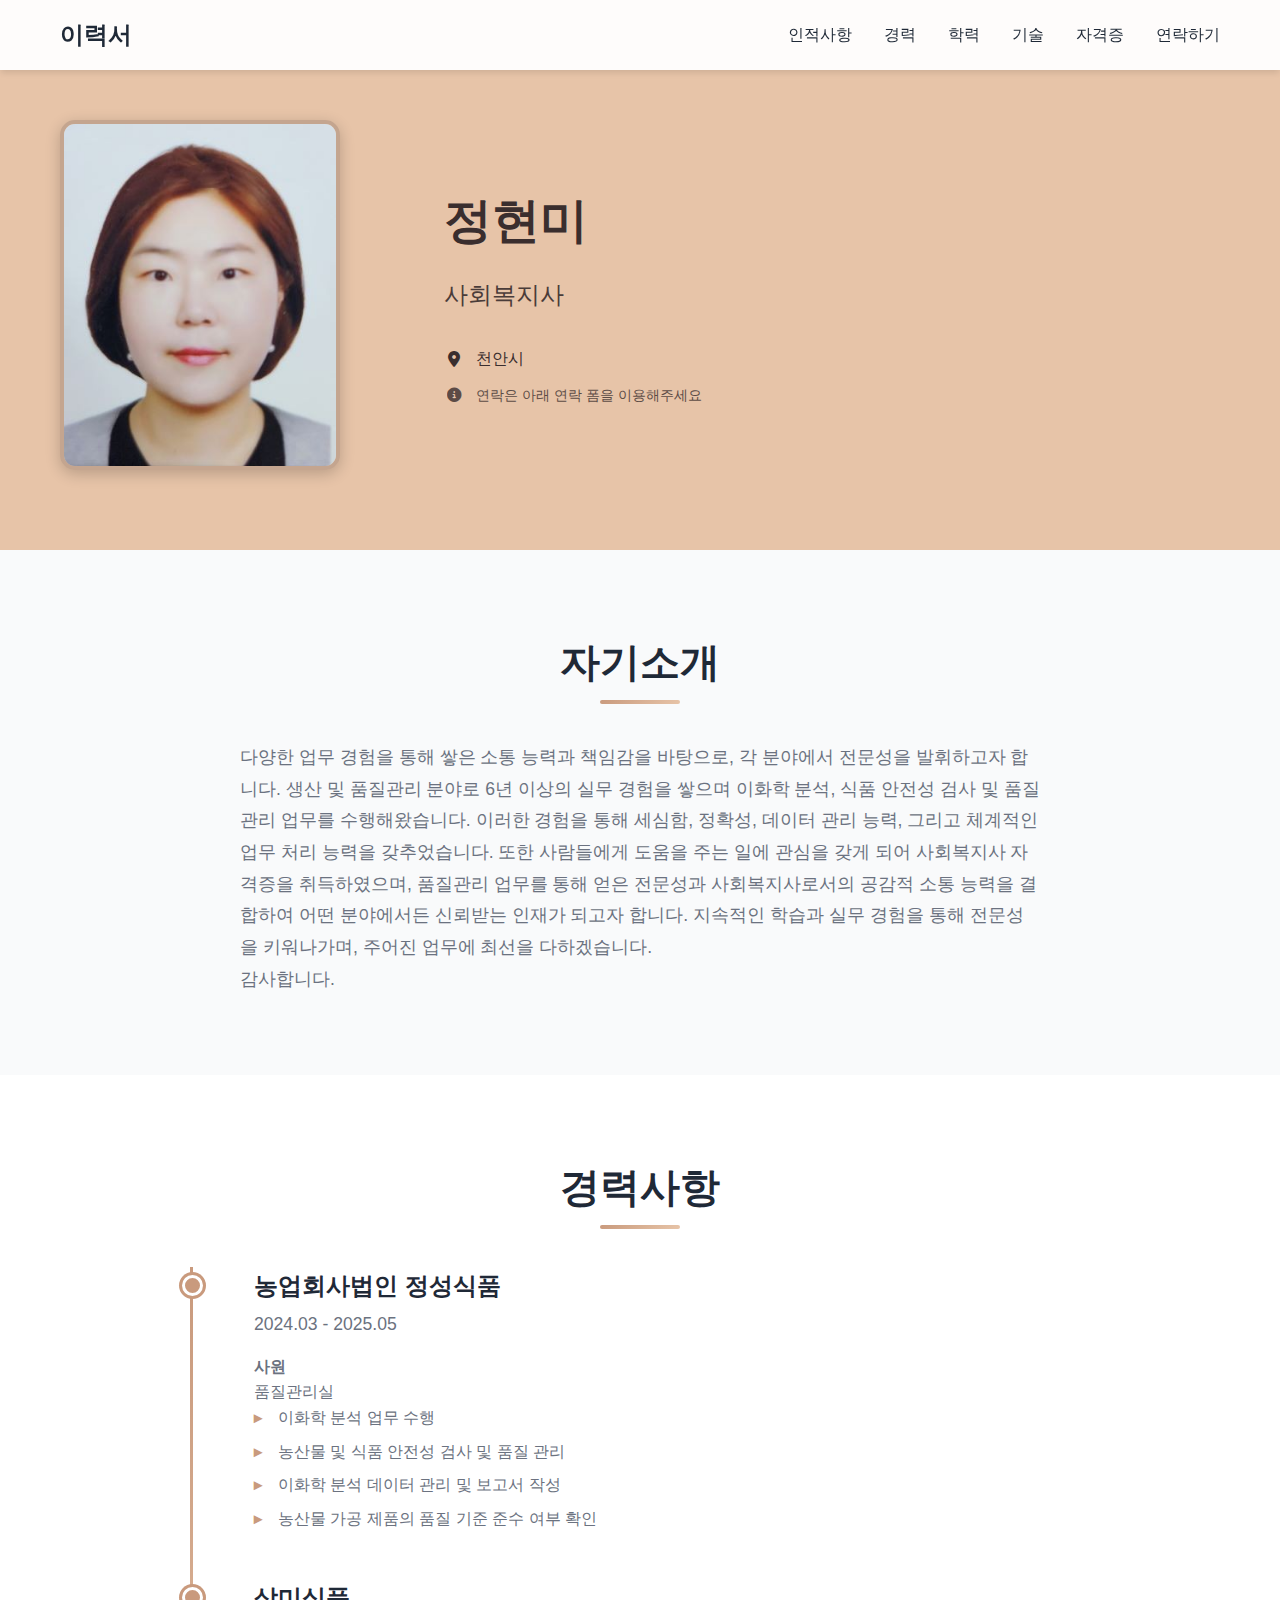
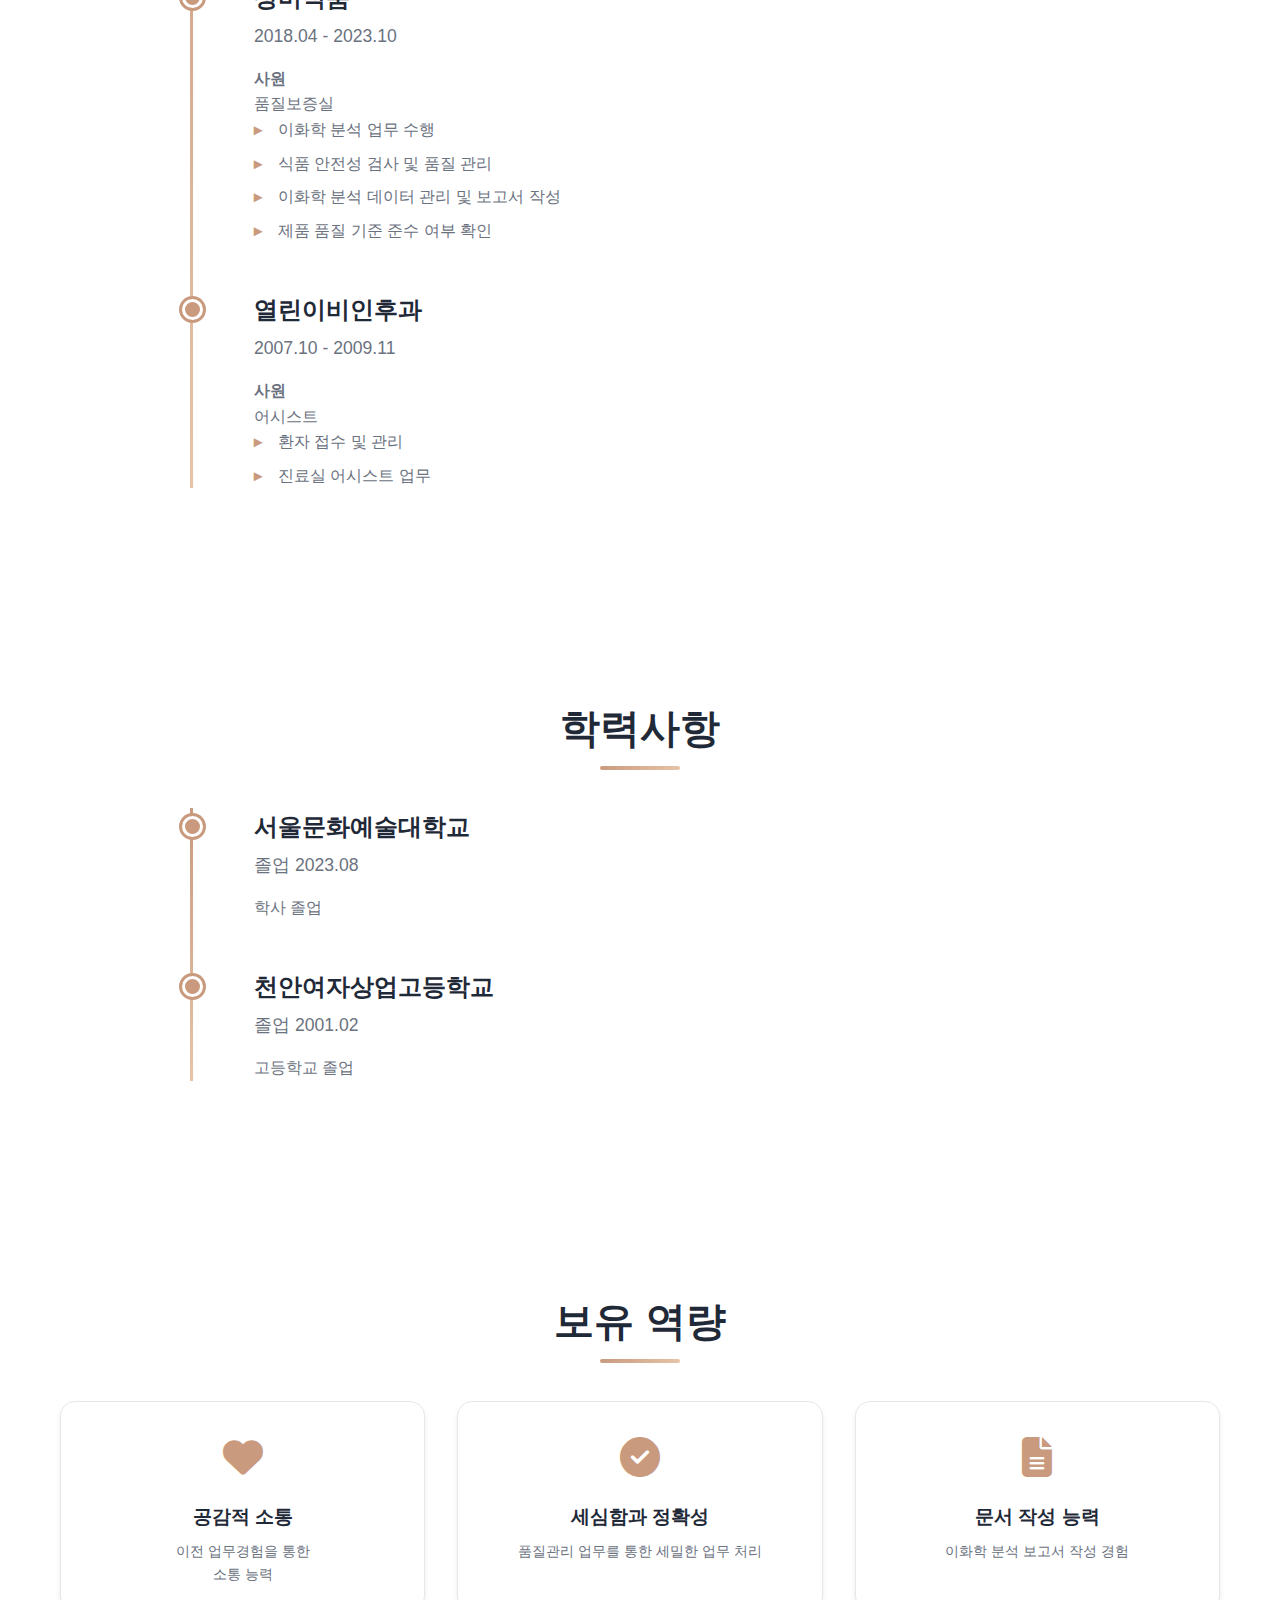
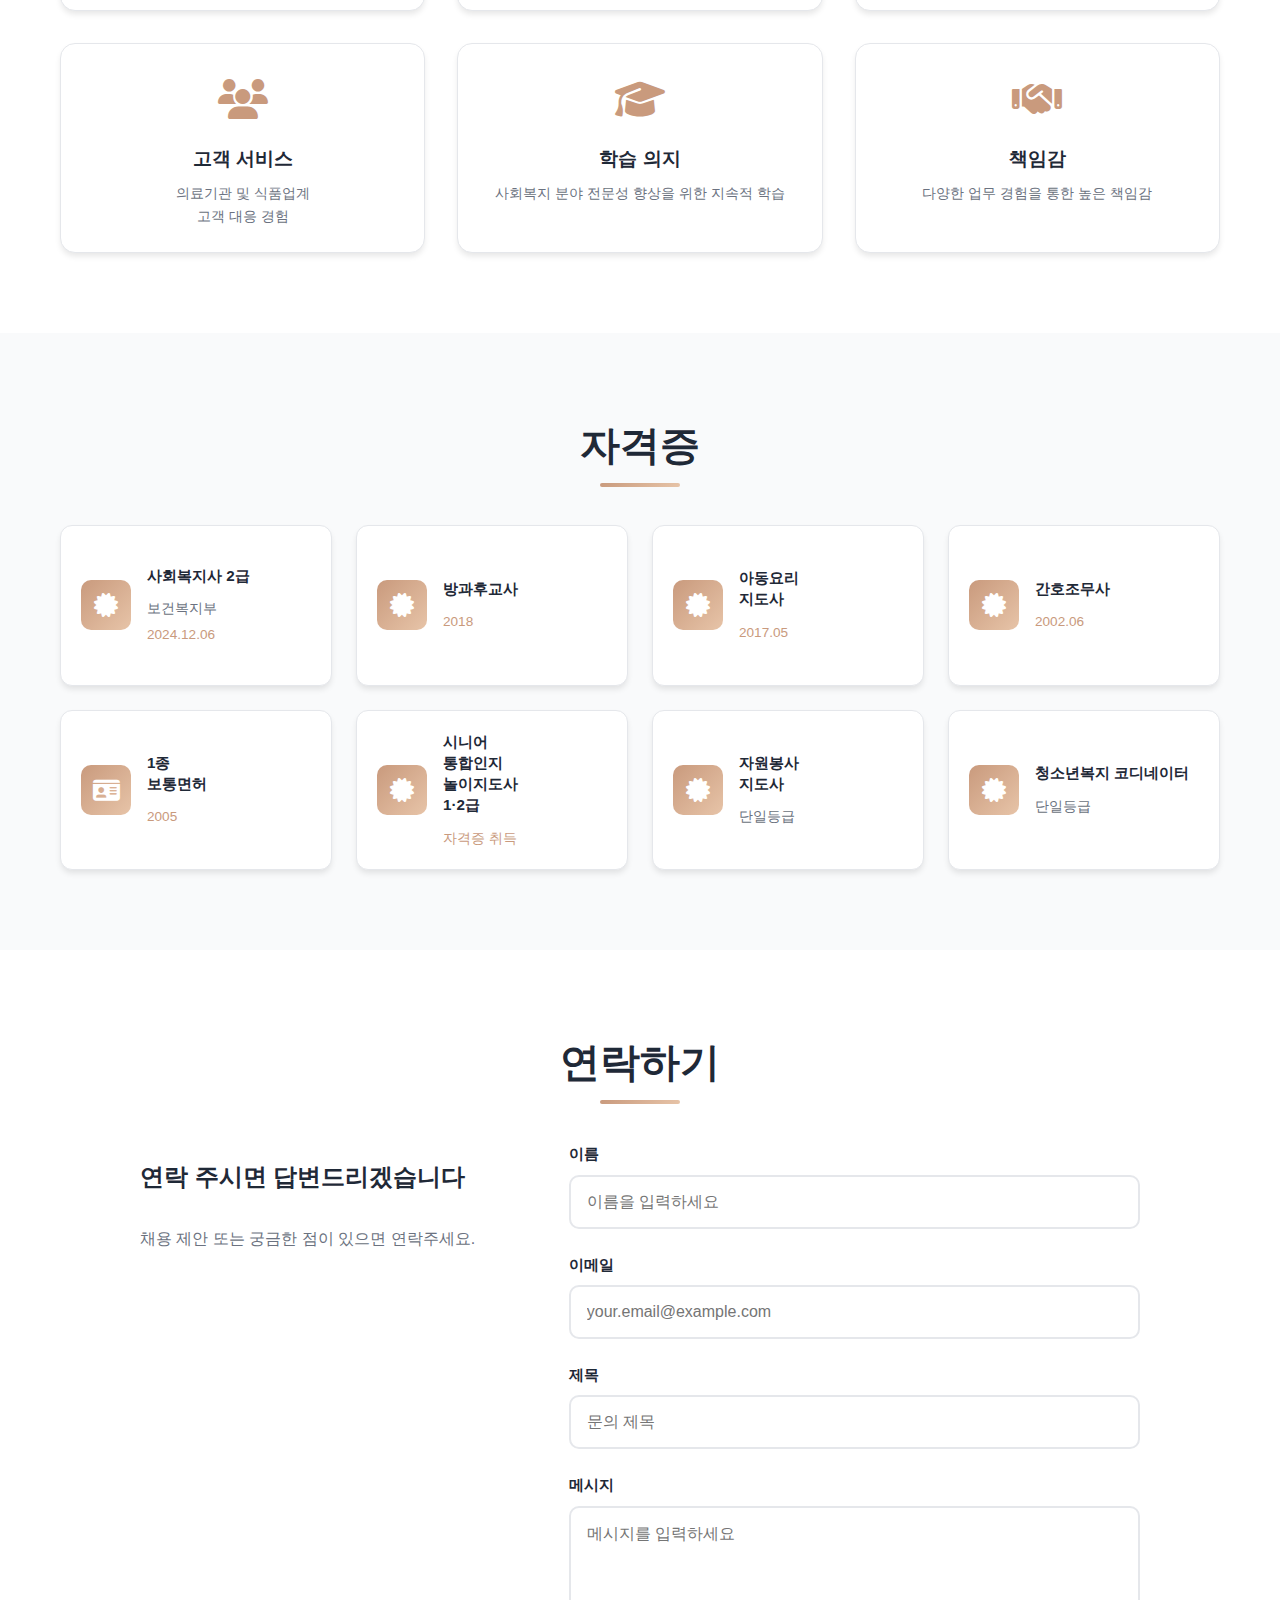
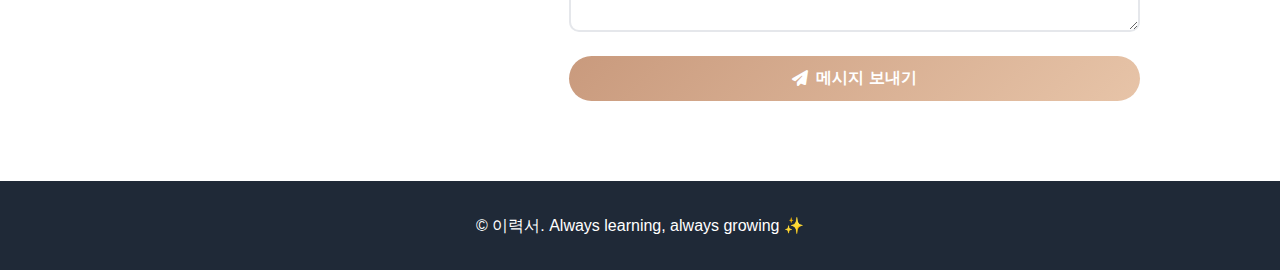
<file: index.html>
<!DOCTYPE html>
<html lang="ko">
<head>
    <meta charset="UTF-8">
    <meta name="viewport" content="width=device-width, initial-scale=1.0">
    <meta name="description" content="사회복지사 이력서">
    <meta name="author" content="정현미">
    <!-- 개인정보 보호를 위해 검색 엔진 노출을 막으려면 아래 주석 해제 -->
    <!-- <meta name="robots" content="noindex, nofollow"> -->
    <title>이력서</title>
    <link rel="stylesheet" href="css/style.css">
    <link rel="stylesheet" href="https://cdnjs.cloudflare.com/ajax/libs/font-awesome/6.4.0/css/all.min.css">
</head>
<body>
    <!-- 네비게이션 -->
    <nav class="navbar">
        <div class="container">
            <div class="nav-brand">이력서</div>
            <ul class="nav-menu">
                <li><a href="#personal" class="nav-link">인적사항</a></li>
                <li><a href="#experience" class="nav-link">경력</a></li>
                <li><a href="#education" class="nav-link">학력</a></li>
                <li><a href="#skills" class="nav-link">기술</a></li>
                <li><a href="#projects" class="nav-link">자격증</a></li>
                <li><a href="#contact" class="nav-link">연락하기</a></li>
            </ul>
            <div class="hamburger">
                <span></span>
                <span></span>
                <span></span>
            </div>
        </div>
    </nav>

    <!-- 개인정보 섹션 -->
    <section id="personal" class="personal-info">
        <div class="container">
            <div class="personal-content">
                <div class="personal-image">
                    <img src="public/images/profile.jpg" alt="프로필 사진" class="profile-img">
                </div>
                <div class="personal-details">
                    <h1 class="name">정현미</h1>
                    <p class="position">사회복지사</p>
                    <div class="contact-info">
                        <!-- 보안을 위해 이메일과 전화번호를 직접 노출하지 않고 연락 폼만 사용하는 것을 권장합니다 -->
                        <!-- 필요시 아래 주석을 해제하여 직접 연락처를 표시할 수 있습니다 -->
                        <!--
                        <div class="contact-item">
                            <i class="fas fa-envelope"></i>
                            <span>bkk0322@naver.com</span>
                        </div>
                        <div class="contact-item">
                            <i class="fas fa-phone"></i>
                            <span>010-4955-7539</span>
                        </div>
                        -->
                        <div class="contact-item">
                            <i class="fas fa-map-marker-alt"></i>
                            <span>천안시</span>
                        </div>
                        <div class="contact-item" style="opacity: 0.8; font-size: 0.9rem;">
                            <i class="fas fa-info-circle"></i>
                            <span>연락은 아래 연락 폼을 이용해주세요</span>
                        </div>
                    </div>
                </div>
            </div>
        </div>
    </section>

    <!-- 자기소개 섹션 -->
    <section id="about" class="about">
        <div class="container">
            <h2 class="section-title">자기소개</h2>
            <div class="about-content">
                <p>다양한 업무 경험을 통해 쌓은 소통 능력과 책임감을 바탕으로, 각 분야에서 전문성을 발휘하고자 합니다. 생산 및 품질관리 분야로 6년 이상의 실무 경험을 쌓으며 이화학 분석, 식품 안전성 검사 및 품질 관리 업무를 수행해왔습니다. 이러한 경험을 통해 세심함, 정확성, 데이터 관리 능력, 그리고 체계적인 업무 처리 능력을 갖추었습니다. 또한 사람들에게 도움을 주는 일에 관심을 갖게 되어 사회복지사 자격증을 취득하였으며, 품질관리 업무를 통해 얻은 전문성과 사회복지사로서의 공감적 소통 능력을 결합하여 어떤 분야에서든 신뢰받는 인재가 되고자 합니다. 지속적인 학습과 실무 경험을 통해 전문성을 키워나가며, 주어진 업무에 최선을 다하겠습니다.<br>감사합니다.</p>
            </div>
        </div>
    </section>

    <!-- 경력사항 섹션 -->
    <section id="experience" class="experience">
        <div class="container">
            <h2 class="section-title">경력사항</h2>
            <div class="timeline">
                <div class="timeline-item">
                    <div class="timeline-content">
                        <h3>농업회사법인 정성식품</h3>
                        <h4>2024.03 - 2025.05</h4>
                        <p><strong>사원</strong></p>
                        <p>품질관리실</p>
                        <ul>
                            <li>이화학 분석 업무 수행</li>
                            <li>농산물 및 식품 안전성 검사 및 품질 관리</li>
                            <li>이화학 분석 데이터 관리 및 보고서 작성</li>
                            <li>농산물 가공 제품의 품질 기준 준수 여부 확인</li>
                        </ul>
                    </div>
                </div>
                <div class="timeline-item">
                    <div class="timeline-content">
                        <h3>상미식품</h3>
                        <h4>2018.04 - 2023.10</h4>
                        <p><strong>사원</strong></p>
                        <p>품질보증실</p>
                        <ul>
                            <li>이화학 분석 업무 수행</li>
                            <li>식품 안전성 검사 및 품질 관리</li>
                            <li>이화학 분석 데이터 관리 및 보고서 작성</li>
                            <li>제품 품질 기준 준수 여부 확인</li>
                        </ul>
                    </div>
                </div>
                <div class="timeline-item">
                    <div class="timeline-content">
                        <h3>열린이비인후과</h3>
                        <h4>2007.10 - 2009.11</h4>
                        <p><strong>사원</strong></p>
                        <p>어시스트</p>
                        <ul>
                            <li>환자 접수 및 관리</li>
                            <li>진료실 어시스트 업무</li>
                        </ul>
                    </div>
                </div>
            </div>
        </div>
    </section>

    <!-- 학력사항 섹션 -->
    <section id="education" class="education">
        <div class="container">
            <h2 class="section-title">학력사항</h2>
            <div class="timeline">
                <div class="timeline-item">
                    <div class="timeline-content">
                        <h3>서울문화예술대학교</h3>
                        <h4>졸업 2023.08</h4>
                        <p>학사 졸업</p>
                    </div>
                </div>
                <div class="timeline-item">
                    <div class="timeline-content">
                        <h3>천안여자상업고등학교</h3>
                        <h4>졸업 2001.02</h4>
                        <p>고등학교 졸업</p>
                    </div>
                </div>
            </div>
        </div>
    </section>

    <!-- Skills 섹션 -->
    <section id="skills" class="skills">
        <div class="container">
            <h2 class="section-title">보유 역량</h2>
            <div class="skills-grid">
                <div class="skill-card">
                    <div class="skill-icon">
                        <i class="fas fa-heart"></i>
                    </div>
                    <h3>공감적 소통</h3>
                    <p>이전 업무경험을 통한<br>소통 능력</p>
                </div>
                <div class="skill-card">
                    <div class="skill-icon">
                        <i class="fas fa-check-circle"></i>
                    </div>
                    <h3>세심함과 정확성</h3>
                    <p>품질관리 업무를 통한 세밀한 업무 처리</p>
                </div>
                <div class="skill-card">
                    <div class="skill-icon">
                        <i class="fas fa-file-alt"></i>
                    </div>
                    <h3>문서 작성 능력</h3>
                    <p>이화학 분석 보고서 작성 경험</p>
                </div>
                <div class="skill-card">
                    <div class="skill-icon">
                        <i class="fas fa-users"></i>
                    </div>
                    <h3>고객 서비스</h3>
                    <p>의료기관 및 식품업계<br>고객 대응 경험</p>
                </div>
                <div class="skill-card">
                    <div class="skill-icon">
                        <i class="fas fa-graduation-cap"></i>
                    </div>
                    <h3>학습 의지</h3>
                    <p>사회복지 분야 전문성 향상을 위한 지속적 학습</p>
                </div>
                <div class="skill-card">
                    <div class="skill-icon">
                        <i class="fas fa-handshake"></i>
                    </div>
                    <h3>책임감</h3>
                    <p>다양한 업무 경험을 통한 높은 책임감</p>
                </div>
            </div>
        </div>
    </section>

    <!-- Projects 섹션 -->
    <section id="projects" class="projects">
        <div class="container">
            <h2 class="section-title">자격증</h2>
            <div class="certifications-grid-new">
                <div class="cert-card-new">
                    <div class="cert-icon-new">
                        <i class="fas fa-certificate"></i>
                    </div>
                    <div class="cert-content-new">
                        <h3>사회복지사 2급</h3>
                        <p class="cert-org">보건복지부</p>
                        <p class="cert-date-new">2024.12.06</p>
                    </div>
                </div>
                <div class="cert-card-new">
                    <div class="cert-icon-new">
                        <i class="fas fa-certificate"></i>
                    </div>
                    <div class="cert-content-new">
                        <h3>방과후교사</h3>
                        <p class="cert-date-new">2018</p>
                    </div>
                </div>
                <div class="cert-card-new">
                    <div class="cert-icon-new">
                        <i class="fas fa-certificate"></i>
                    </div>
                    <div class="cert-content-new">
                        <h3>아동요리<br>지도사</h3>
                        <p class="cert-date-new">2017.05</p>
                    </div>
                </div>
                <div class="cert-card-new">
                    <div class="cert-icon-new">
                        <i class="fas fa-certificate"></i>
                    </div>
                    <div class="cert-content-new">
                        <h3>간호조무사</h3>
                        <p class="cert-date-new">2002.06</p>
                    </div>
                </div>
                <div class="cert-card-new">
                    <div class="cert-icon-new">
                        <i class="fas fa-id-card"></i>
                    </div>
                    <div class="cert-content-new">
                        <h3>1종<br>보통면허</h3>
                        <p class="cert-date-new">2005</p>
                    </div>
                </div>
                <div class="cert-card-new">
                    <div class="cert-icon-new">
                        <i class="fas fa-certificate"></i>
                    </div>
                    <div class="cert-content-new">
                        <h3>시니어<br>통합인지<br>놀이지도사<br>1·2급</h3>
                        <p class="cert-date-new">자격증 취득</p>
                    </div>
                </div>
                <div class="cert-card-new">
                    <div class="cert-icon-new">
                        <i class="fas fa-certificate"></i>
                    </div>
                    <div class="cert-content-new">
                        <h3>자원봉사<br>지도사</h3>
                        <p class="cert-org">단일등급</p>
                    </div>
                </div>
                <div class="cert-card-new">
                    <div class="cert-icon-new">
                        <i class="fas fa-certificate"></i>
                    </div>
                    <div class="cert-content-new">
                        <h3>청소년복지 코디네이터</h3>
                        <p class="cert-org">단일등급</p>
                    </div>
                </div>
            </div>
        </div>
    </section>


    <!-- 연락 폼 섹션 -->
    <section id="contact" class="contact">
        <div class="container">
            <h2 class="section-title">연락하기</h2>
            <div class="contact-content">
                <div class="contact-info">
                    <h3>연락 주시면 답변드리겠습니다</h3>
                    <p>채용 제안 또는 궁금한 점이 있으면 연락주세요.</p>
                    <div class="contact-links">
                        <!-- 이메일을 직접 노출하지 않고 연락 폼만 제공하는 것이 스팸 방지에 좋습니다 -->
                        <!-- 필요시 아래 주석을 해제하여 직접 연락처를 표시할 수 있습니다 -->
                        <!--
                        <a href="mailto:your.email@example.com" class="contact-link">
                            <i class="fas fa-envelope"></i>
                            <span>your.email@example.com</span>
                        </a>
                        -->
                    </div>
                </div>
                <form class="contact-form" id="contactForm">
                    <div class="form-group">
                        <label for="name">이름</label>
                        <input type="text" id="name" name="name" placeholder="이름을 입력하세요" required>
                    </div>
                    <div class="form-group">
                        <label for="email">이메일</label>
                        <input type="email" id="email" name="email" placeholder="your.email@example.com" required>
                    </div>
                    <div class="form-group">
                        <label for="subject">제목</label>
                        <input type="text" id="subject" name="subject" placeholder="문의 제목" required>
                    </div>
                    <div class="form-group">
                        <label for="message">메시지</label>
                        <textarea id="message" name="message" rows="5" placeholder="메시지를 입력하세요" required></textarea>
                    </div>
                    <button type="submit" class="btn btn-primary">
                        <i class="fas fa-paper-plane"></i> 메시지 보내기
                    </button>
                    <div class="form-message" id="formMessage"></div>
                </form>
            </div>
        </div>
    </section>

    <!-- Footer -->
    <footer class="footer">
        <div class="container">
            <p>&copy; 이력서. Always learning, always growing ✨</p>
        </div>
    </footer>

    <script src="js/script.js"></script>
</body>
</html>
</file>
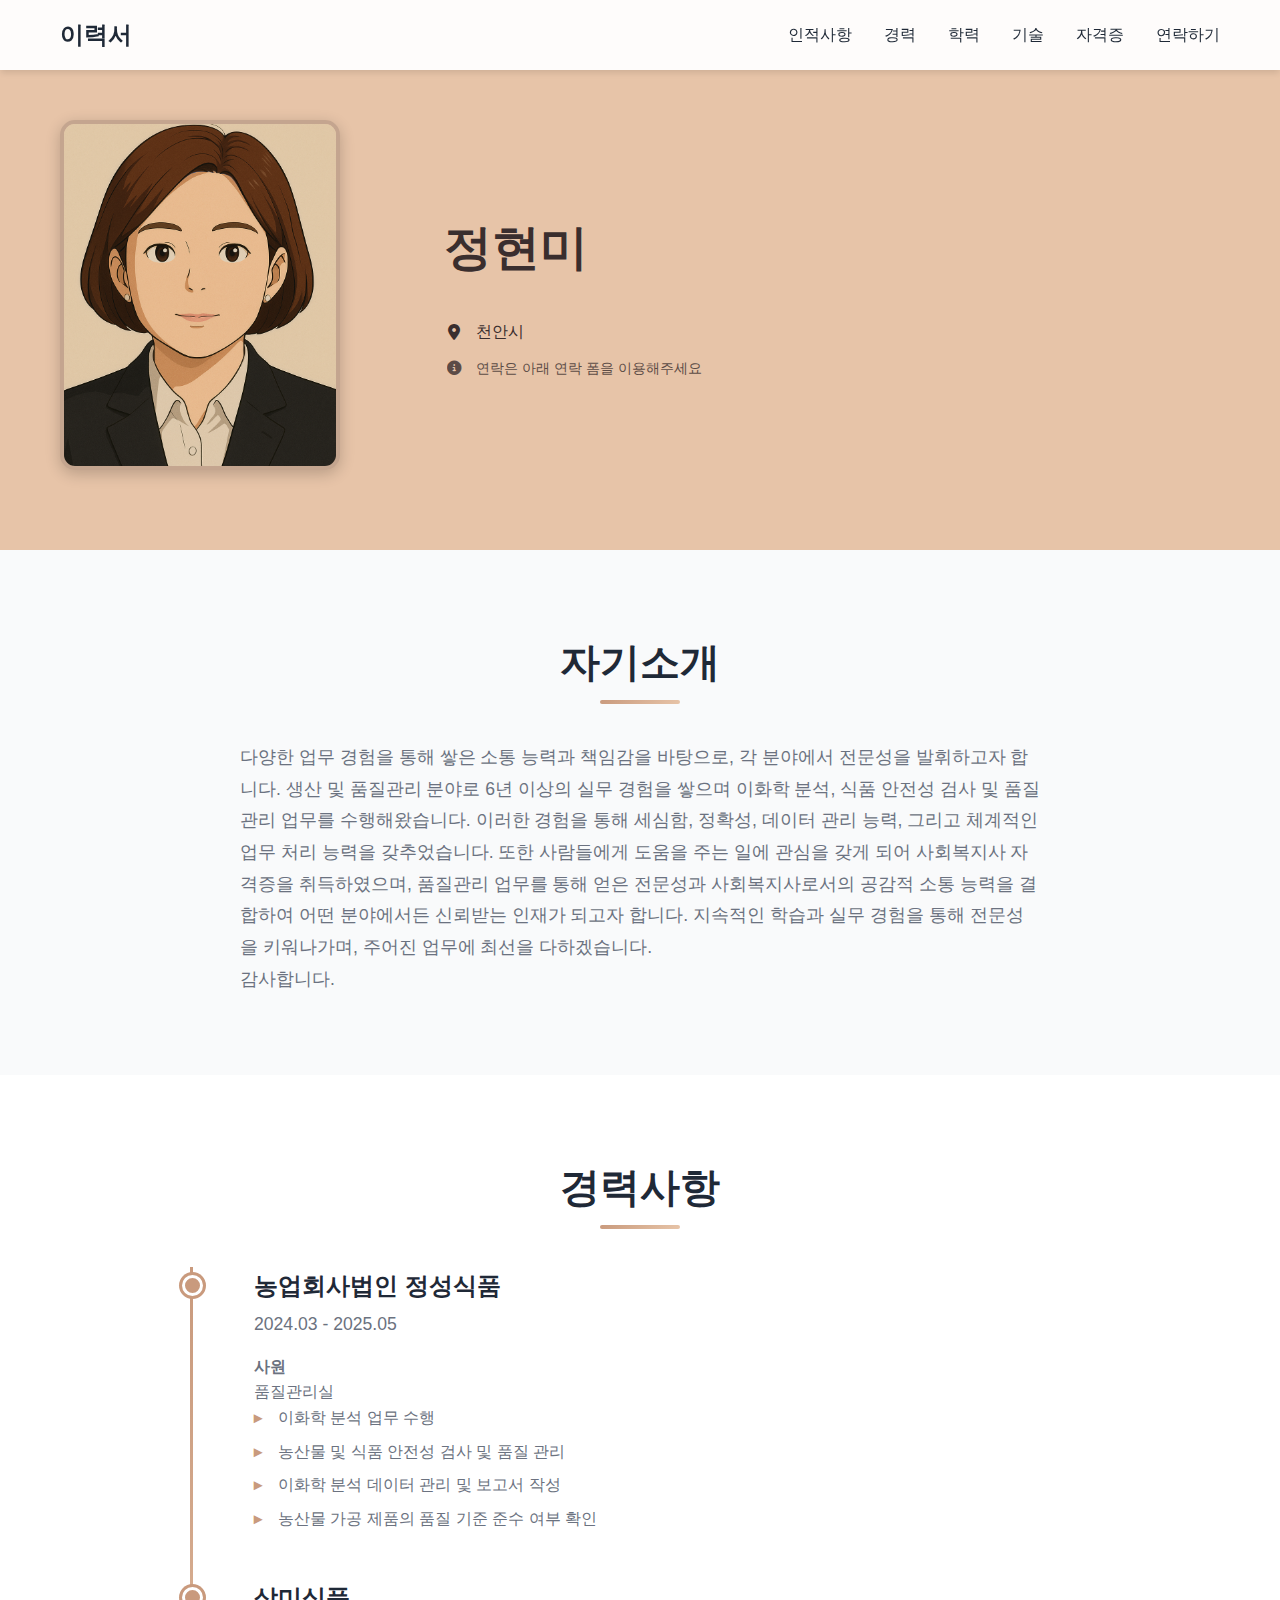
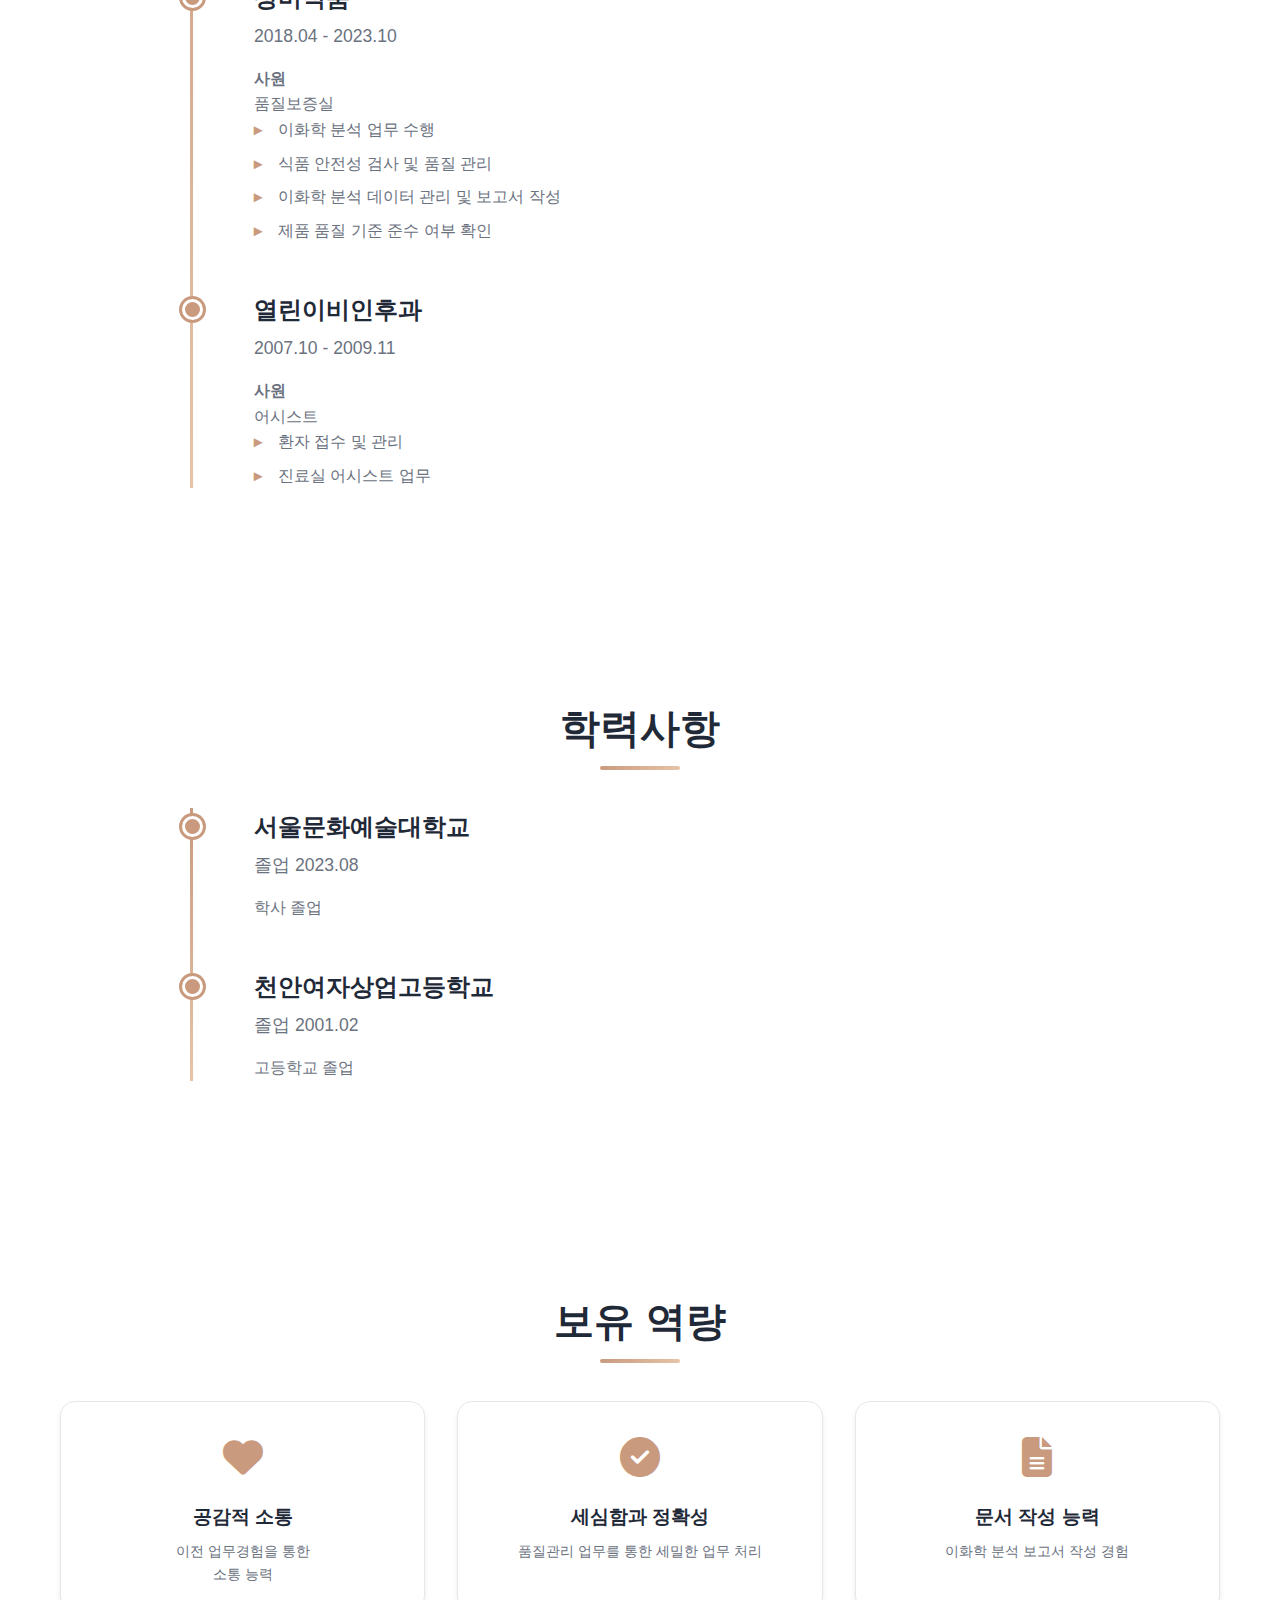
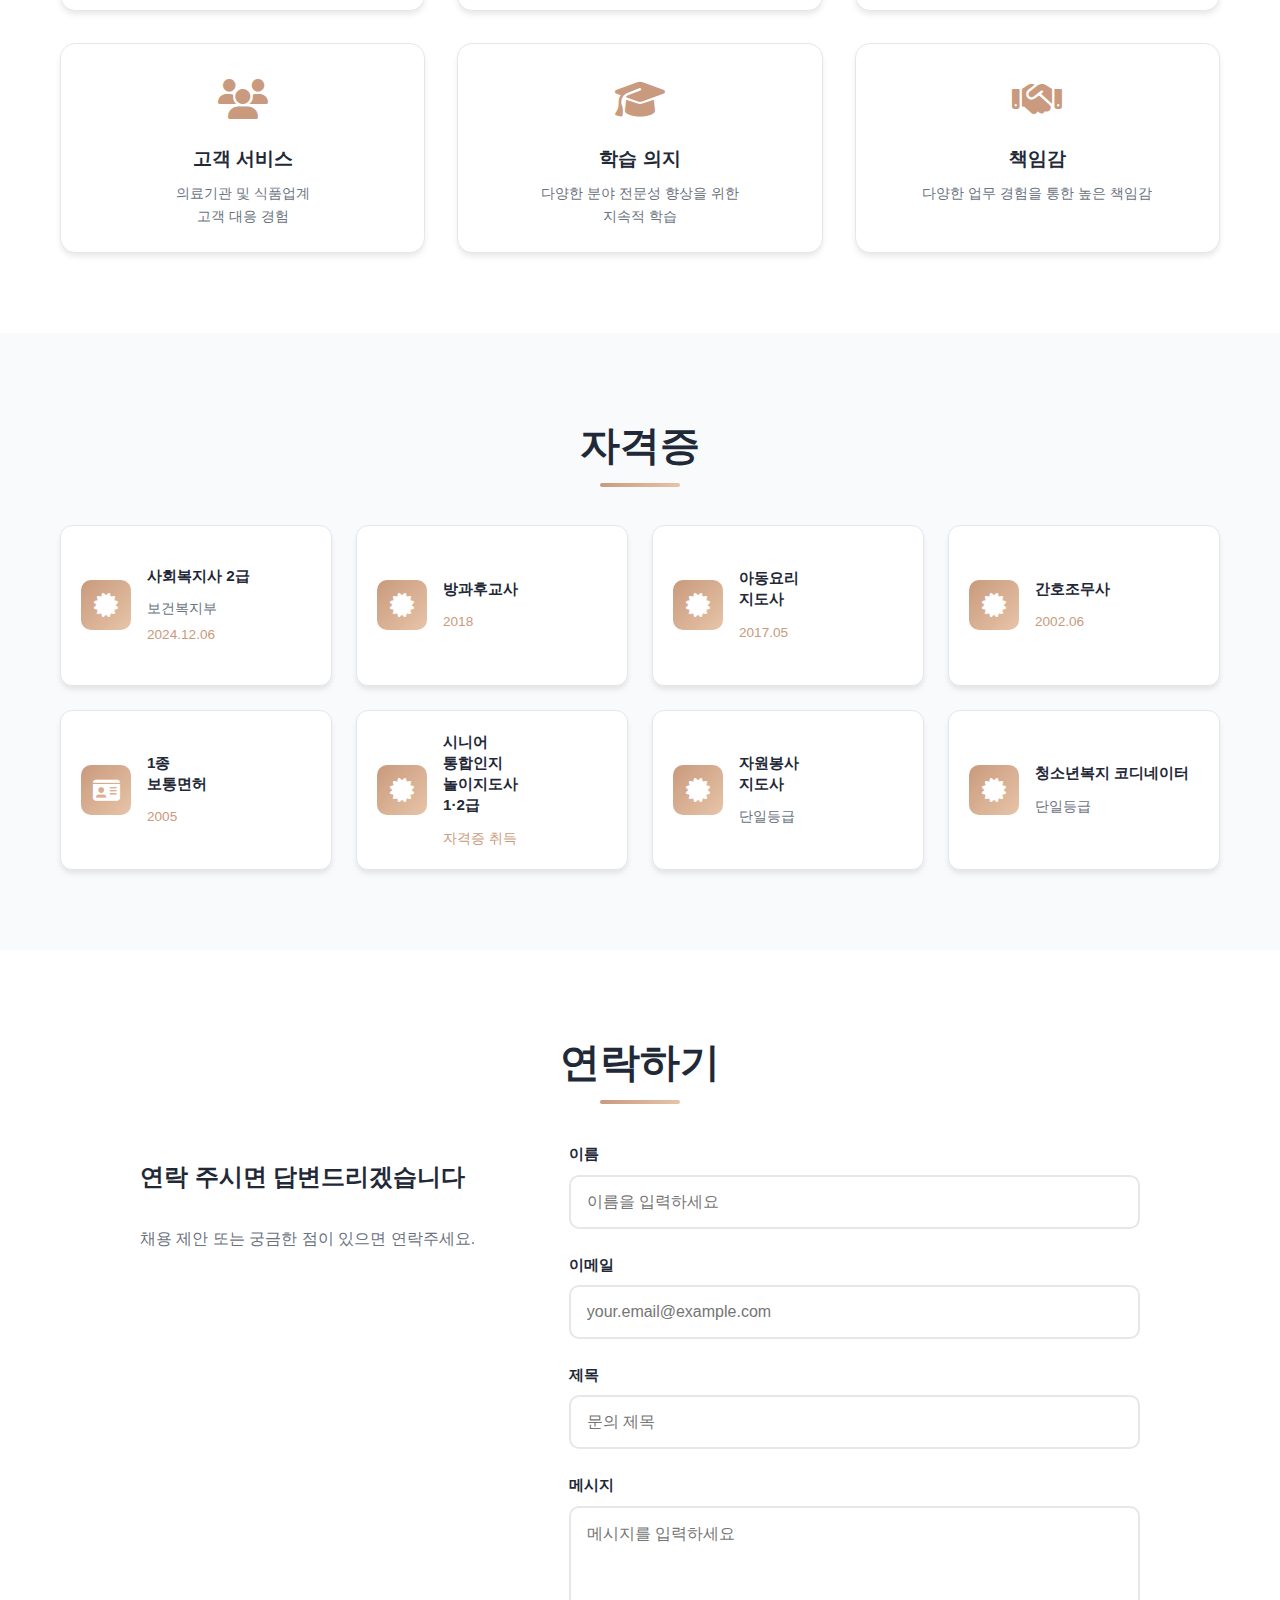
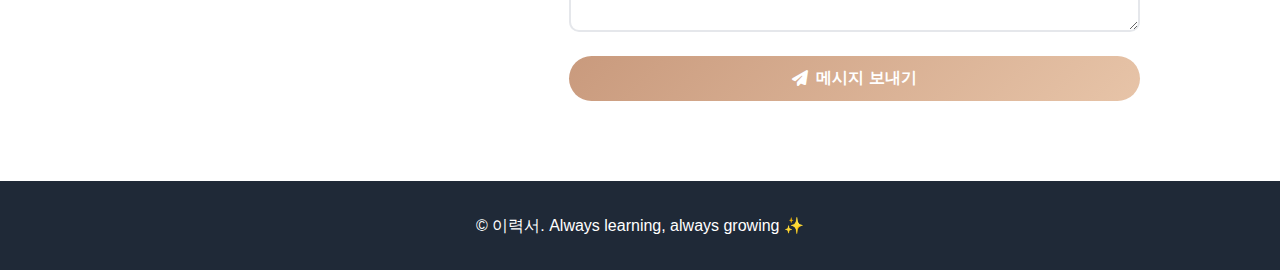
<file: public/index.html>
<!DOCTYPE html>
<html lang="ko">
<head>
    <meta charset="UTF-8">
    <meta name="viewport" content="width=device-width, initial-scale=1.0">
    <meta name="description" content="이력서">
    <meta name="author" content="정현미">
    <!-- 개인정보 보호를 위해 검색 엔진 노출을 막으려면 아래 주석 해제 -->
    <!-- <meta name="robots" content="noindex, nofollow"> -->
    <title>이력서</title>
    <link rel="stylesheet" href="css/style.css">
    <link rel="stylesheet" href="https://cdnjs.cloudflare.com/ajax/libs/font-awesome/6.4.0/css/all.min.css">
</head>
<body>
    <!-- 네비게이션 -->
    <nav class="navbar">
        <div class="container">
            <div class="nav-brand">이력서</div>
            <ul class="nav-menu">
                <li><a href="#personal" class="nav-link">인적사항</a></li>
                <li><a href="#experience" class="nav-link">경력</a></li>
                <li><a href="#education" class="nav-link">학력</a></li>
                <li><a href="#skills" class="nav-link">기술</a></li>
                <li><a href="#projects" class="nav-link">자격증</a></li>
                <li><a href="#contact" class="nav-link">연락하기</a></li>
            </ul>
            <div class="hamburger">
                <span></span>
                <span></span>
                <span></span>
            </div>
        </div>
    </nav>

    <!-- 개인정보 섹션 -->
    <section id="personal" class="personal-info">
        <div class="container">
            <div class="personal-content">
                <div class="personal-image">
                    <img src="images/Chatgpt.png" alt="프로필 사진" class="profile-img">
                </div>
                <div class="personal-details">
                    <h1 class="name">정현미</h1>
                    <div class="contact-info">
                        <!-- 보안을 위해 이메일과 전화번호를 직접 노출하지 않고 연락 폼만 사용하는 것을 권장합니다 -->
                        <!-- 필요시 아래 주석을 해제하여 직접 연락처를 표시할 수 있습니다 -->
                        <!--
                        <div class="contact-item">
                            <i class="fas fa-envelope"></i>
                            <span>bkk0322@naver.com</span>
                        </div>
                        <div class="contact-item">
                            <i class="fas fa-phone"></i>
                            <span>010-4955-7539</span>
                        </div>
                        -->
                        <div class="contact-item">
                            <i class="fas fa-map-marker-alt"></i>
                            <span>천안시</span>
                        </div>
                        <div class="contact-item" style="opacity: 0.8; font-size: 0.9rem;">
                            <i class="fas fa-info-circle"></i>
                            <span>연락은 아래 연락 폼을 이용해주세요</span>
                        </div>
                    </div>
                </div>
            </div>
        </div>
    </section>

    <!-- 자기소개 섹션 -->
    <section id="about" class="about">
        <div class="container">
            <h2 class="section-title">자기소개</h2>
            <div class="about-content">
                <p>다양한 업무 경험을 통해 쌓은 소통 능력과 책임감을 바탕으로, 각 분야에서 전문성을 발휘하고자 합니다. 생산 및 품질관리 분야로 6년 이상의 실무 경험을 쌓으며 이화학 분석, 식품 안전성 검사 및 품질 관리 업무를 수행해왔습니다. 이러한 경험을 통해 세심함, 정확성, 데이터 관리 능력, 그리고 체계적인 업무 처리 능력을 갖추었습니다. 또한 사람들에게 도움을 주는 일에 관심을 갖게 되어 사회복지사 자격증을 취득하였으며, 품질관리 업무를 통해 얻은 전문성과 사회복지사로서의 공감적 소통 능력을 결합하여 어떤 분야에서든 신뢰받는 인재가 되고자 합니다. 지속적인 학습과 실무 경험을 통해 전문성을 키워나가며, 주어진 업무에 최선을 다하겠습니다.<br>감사합니다.</p>
            </div>
        </div>
    </section>

    <!-- 경력사항 섹션 -->
    <section id="experience" class="experience">
        <div class="container">
            <h2 class="section-title">경력사항</h2>
            <div class="timeline">
                <div class="timeline-item">
                    <div class="timeline-content">
                        <h3>농업회사법인 정성식품</h3>
                        <h4>2024.03 - 2025.05</h4>
                        <p><strong>사원</strong></p>
                        <p>품질관리실</p>
                        <ul>
                            <li>이화학 분석 업무 수행</li>
                            <li>농산물 및 식품 안전성 검사 및 품질 관리</li>
                            <li>이화학 분석 데이터 관리 및 보고서 작성</li>
                            <li>농산물 가공 제품의 품질 기준 준수 여부 확인</li>
                        </ul>
                    </div>
                </div>
                <div class="timeline-item">
                    <div class="timeline-content">
                        <h3>상미식품</h3>
                        <h4>2018.04 - 2023.10</h4>
                        <p><strong>사원</strong></p>
                        <p>품질보증실</p>
                        <ul>
                            <li>이화학 분석 업무 수행</li>
                            <li>식품 안전성 검사 및 품질 관리</li>
                            <li>이화학 분석 데이터 관리 및 보고서 작성</li>
                            <li>제품 품질 기준 준수 여부 확인</li>
                        </ul>
                    </div>
                </div>
                <div class="timeline-item">
                    <div class="timeline-content">
                        <h3>열린이비인후과</h3>
                        <h4>2007.10 - 2009.11</h4>
                        <p><strong>사원</strong></p>
                        <p>어시스트</p>
                        <ul>
                            <li>환자 접수 및 관리</li>
                            <li>진료실 어시스트 업무</li>
                        </ul>
                    </div>
                </div>
            </div>
        </div>
    </section>

    <!-- 학력사항 섹션 -->
    <section id="education" class="education">
        <div class="container">
            <h2 class="section-title">학력사항</h2>
            <div class="timeline">
                <div class="timeline-item">
                    <div class="timeline-content">
                        <h3>서울문화예술대학교</h3>
                        <h4>졸업 2023.08</h4>
                        <p>학사 졸업</p>
                    </div>
                </div>
                <div class="timeline-item">
                    <div class="timeline-content">
                        <h3>천안여자상업고등학교</h3>
                        <h4>졸업 2001.02</h4>
                        <p>고등학교 졸업</p>
                    </div>
                </div>
            </div>
        </div>
    </section>

    <!-- Skills 섹션 -->
    <section id="skills" class="skills">
        <div class="container">
            <h2 class="section-title">보유 역량</h2>
            <div class="skills-grid">
                <div class="skill-card">
                    <div class="skill-icon">
                        <i class="fas fa-heart"></i>
                    </div>
                    <h3>공감적 소통</h3>
                    <p>이전 업무경험을 통한<br>소통 능력</p>
                </div>
                <div class="skill-card">
                    <div class="skill-icon">
                        <i class="fas fa-check-circle"></i>
                    </div>
                    <h3>세심함과 정확성</h3>
                    <p>품질관리 업무를 통한 세밀한 업무 처리</p>
                </div>
                <div class="skill-card">
                    <div class="skill-icon">
                        <i class="fas fa-file-alt"></i>
                    </div>
                    <h3>문서 작성 능력</h3>
                    <p>이화학 분석 보고서 작성 경험</p>
                </div>
                <div class="skill-card">
                    <div class="skill-icon">
                        <i class="fas fa-users"></i>
                    </div>
                    <h3>고객 서비스</h3>
                    <p>의료기관 및 식품업계<br>고객 대응 경험</p>
                </div>
                <div class="skill-card">
                    <div class="skill-icon">
                        <i class="fas fa-graduation-cap"></i>
                    </div>
                    <h3>학습 의지</h3>
                    <p>다양한 분야 전문성 향상을 위한<br>지속적 학습</p>
                </div>
                <div class="skill-card">
                    <div class="skill-icon">
                        <i class="fas fa-handshake"></i>
                    </div>
                    <h3>책임감</h3>
                    <p>다양한 업무 경험을 통한 높은 책임감</p>
                </div>
            </div>
        </div>
    </section>

    <!-- Projects 섹션 -->
    <section id="projects" class="projects">
        <div class="container">
            <h2 class="section-title">자격증</h2>
            <div class="certifications-grid-new">
                <div class="cert-card-new">
                    <div class="cert-icon-new">
                        <i class="fas fa-certificate"></i>
                    </div>
                    <div class="cert-content-new">
                        <h3>사회복지사 2급</h3>
                        <p class="cert-org">보건복지부</p>
                        <p class="cert-date-new">2024.12.06</p>
                    </div>
                </div>
                <div class="cert-card-new">
                    <div class="cert-icon-new">
                        <i class="fas fa-certificate"></i>
                    </div>
                    <div class="cert-content-new">
                        <h3>방과후교사</h3>
                        <p class="cert-date-new">2018</p>
                    </div>
                </div>
                <div class="cert-card-new">
                    <div class="cert-icon-new">
                        <i class="fas fa-certificate"></i>
                    </div>
                    <div class="cert-content-new">
                        <h3>아동요리<br>지도사</h3>
                        <p class="cert-date-new">2017.05</p>
                    </div>
                </div>
                <div class="cert-card-new">
                    <div class="cert-icon-new">
                        <i class="fas fa-certificate"></i>
                    </div>
                    <div class="cert-content-new">
                        <h3>간호조무사</h3>
                        <p class="cert-date-new">2002.06</p>
                    </div>
                </div>
                <div class="cert-card-new">
                    <div class="cert-icon-new">
                        <i class="fas fa-id-card"></i>
                    </div>
                    <div class="cert-content-new">
                        <h3>1종<br>보통면허</h3>
                        <p class="cert-date-new">2005</p>
                    </div>
                </div>
                <div class="cert-card-new">
                    <div class="cert-icon-new">
                        <i class="fas fa-certificate"></i>
                    </div>
                    <div class="cert-content-new">
                        <h3>시니어<br>통합인지<br>놀이지도사<br>1·2급</h3>
                        <p class="cert-date-new">자격증 취득</p>
                    </div>
                </div>
                <div class="cert-card-new">
                    <div class="cert-icon-new">
                        <i class="fas fa-certificate"></i>
                    </div>
                    <div class="cert-content-new">
                        <h3>자원봉사<br>지도사</h3>
                        <p class="cert-org">단일등급</p>
                    </div>
                </div>
                <div class="cert-card-new">
                    <div class="cert-icon-new">
                        <i class="fas fa-certificate"></i>
                    </div>
                    <div class="cert-content-new">
                        <h3>청소년복지 코디네이터</h3>
                        <p class="cert-org">단일등급</p>
                    </div>
                </div>
            </div>
        </div>
    </section>


    <!-- 연락 폼 섹션 -->
    <section id="contact" class="contact">
        <div class="container">
            <h2 class="section-title">연락하기</h2>
            <div class="contact-content">
                <div class="contact-info">
                    <h3>연락 주시면 답변드리겠습니다</h3>
                    <p>채용 제안 또는 궁금한 점이 있으면 연락주세요.</p>
                    <div class="contact-links">
                        <!-- 이메일을 직접 노출하지 않고 연락 폼만 제공하는 것이 스팸 방지에 좋습니다 -->
                        <!-- 필요시 아래 주석을 해제하여 직접 연락처를 표시할 수 있습니다 -->
                        <!--
                        <a href="mailto:your.email@example.com" class="contact-link">
                            <i class="fas fa-envelope"></i>
                            <span>your.email@example.com</span>
                        </a>
                        -->
                    </div>
                </div>
                <form class="contact-form" id="contactForm">
                    <div class="form-group">
                        <label for="name">이름</label>
                        <input type="text" id="name" name="name" placeholder="이름을 입력하세요" required>
                    </div>
                    <div class="form-group">
                        <label for="email">이메일</label>
                        <input type="email" id="email" name="email" placeholder="your.email@example.com" required>
                    </div>
                    <div class="form-group">
                        <label for="subject">제목</label>
                        <input type="text" id="subject" name="subject" placeholder="문의 제목" required>
                    </div>
                    <div class="form-group">
                        <label for="message">메시지</label>
                        <textarea id="message" name="message" rows="5" placeholder="메시지를 입력하세요" required></textarea>
                    </div>
                    <button type="submit" class="btn btn-primary">
                        <i class="fas fa-paper-plane"></i> 메시지 보내기
                    </button>
                    <div class="form-message" id="formMessage"></div>
                </form>
            </div>
        </div>
    </section>

    <!-- Footer -->
    <footer class="footer">
        <div class="container">
            <p>&copy; 이력서. Always learning, always growing ✨</p>
        </div>
    </footer>

    <script src="js/script.js"></script>
</body>
</html>
</file>
<file: css/style.css>
/* Reset & Base Styles */
* {
    margin: 0;
    padding: 0;
    box-sizing: border-box;
}

:root {
    --primary-color: #C99A7D;
    --secondary-color: #E7C4A8;
    --text-color: #1f2937;
    --text-light: #6b7280;
    --bg-color: #ffffff;
    --bg-light: #f9fafb;
    --border-color: #e5e7eb;
    --shadow: 0 4px 6px -1px rgba(0, 0, 0, 0.1);
    --shadow-lg: 0 10px 15px -3px rgba(0, 0, 0, 0.1);
}

body {
    font-family: 'Segoe UI', Tahoma, Geneva, Verdana, sans-serif;
    line-height: 1.6;
    color: var(--text-color);
    background-color: var(--bg-color);
    overflow-x: hidden;
}

.container {
    max-width: 1200px;
    margin: 0 auto;
    padding: 0 20px;
}

/* Navigation */
.navbar {
    position: fixed;
    top: 0;
    width: 100%;
    background: rgba(255, 255, 255, 0.95);
    backdrop-filter: blur(10px);
    box-shadow: var(--shadow);
    z-index: 1000;
    transition: all 0.3s ease;
}

.navbar .container {
    display: flex;
    justify-content: space-between;
    align-items: center;
    padding: 1rem 20px;
}

.nav-brand {
    font-size: 1.5rem;
    font-weight: bold;
    color: var(--text-color);
}

.nav-menu {
    display: flex;
    list-style: none;
    gap: 2rem;
}

.nav-link {
    text-decoration: none;
    color: var(--text-color);
    font-weight: 500;
    transition: color 0.3s ease;
    position: relative;
}

.nav-link::after {
    content: '';
    position: absolute;
    bottom: -5px;
    left: 0;
    width: 0;
    height: 2px;
    background: linear-gradient(135deg, var(--primary-color), var(--secondary-color));
    transition: width 0.3s ease;
}

.nav-link:hover::after {
    width: 100%;
}

.nav-link:hover {
    color: var(--primary-color);
}

.hamburger {
    display: none;
    flex-direction: column;
    cursor: pointer;
    gap: 4px;
}

.hamburger span {
    width: 25px;
    height: 3px;
    background: var(--text-color);
    transition: all 0.3s ease;
}

/* Personal Info Section */
.personal-info {
    padding: 120px 0 80px;
    background: #E7C4A8;
    color: #3A2E2E;
}

.personal-content {
    display: grid;
    grid-template-columns: auto 1fr;
    gap: 3rem;
    align-items: center;
}

.personal-image {
    display: flex;
    justify-content: center;
}

.personal-image .image-placeholder {
    width: 200px;
    height: 200px;
    border-radius: 50%;
    background: rgba(255, 255, 255, 0.2);
    backdrop-filter: blur(10px);
    border: 4px solid rgba(255, 255, 255, 0.3);
}

.profile-img {
    width: 280px;
    height: 350px;
    border-radius: 15px;
    object-fit: cover;
    border: 4px solid rgba(58, 46, 46, 0.2);
    box-shadow: 0 4px 15px rgba(0, 0, 0, 0.2);
    display: block;
}

.personal-details {
    display: flex;
    flex-direction: column;
    gap: 1rem;
    margin-left: 3.5rem;
}

.name {
    font-size: 3rem;
    font-weight: 700;
    margin: 0;
}

.position {
    font-size: 1.5rem;
    opacity: 0.9;
    margin: 0;
}

.contact-info {
    display: flex;
    flex-direction: column;
    gap: 0.75rem;
    margin-top: 1rem;
}

.contact-item {
    display: flex;
    align-items: center;
    gap: 0.75rem;
    font-size: 1rem;
}

.contact-item i {
    width: 20px;
    text-align: center;
}

.contact-item a {
    color: white;
    text-decoration: none;
    transition: opacity 0.3s ease;
}

.contact-item a:hover {
    opacity: 0.8;
    text-decoration: underline;
}

/* Section Styles */
section {
    padding: 80px 0;
}

.section-title {
    font-size: 2.5rem;
    text-align: center;
    margin-bottom: 3rem;
    position: relative;
    display: inline-block;
    width: 100%;
}

.section-title::after {
    content: '';
    position: absolute;
    bottom: -10px;
    left: 50%;
    transform: translateX(-50%);
    width: 80px;
    height: 4px;
    background: linear-gradient(135deg, var(--primary-color), var(--secondary-color));
    border-radius: 2px;
}

/* About Section */
.about {
    background: var(--bg-light);
}

.about-content {
    max-width: 800px;
    margin: 0 auto;
}

.about-content p {
    font-size: 1.1rem;
    color: var(--text-light);
    line-height: 1.8;
    text-align: left;
}

.image-placeholder {
    width: 300px;
    height: 300px;
    border-radius: 50%;
    background: linear-gradient(135deg, var(--primary-color), var(--secondary-color));
    display: flex;
    align-items: center;
    justify-content: center;
    font-size: 5rem;
    color: white;
    box-shadow: var(--shadow-lg);
}

/* Experience & Education Timeline */
.experience,
.education {
    background: var(--bg-color);
}

.timeline {
    max-width: 900px;
    margin: 0 auto;
    position: relative;
    padding-left: 2rem;
}

.timeline::before {
    content: '';
    position: absolute;
    left: 0;
    top: 0;
    bottom: 0;
    width: 3px;
    background: linear-gradient(180deg, var(--primary-color), var(--secondary-color));
}

.timeline-item {
    position: relative;
    margin-bottom: 3rem;
    padding-left: 2rem;
}

.timeline-item::before {
    content: '';
    position: absolute;
    left: -2.5rem;
    top: 0.5rem;
    width: 15px;
    height: 15px;
    border-radius: 50%;
    background: var(--primary-color);
    border: 3px solid white;
    box-shadow: 0 0 0 3px var(--primary-color);
}

.timeline-date {
    font-weight: 600;
    color: var(--primary-color);
    margin-bottom: 0.5rem;
    font-size: 0.95rem;
}

.timeline-content h3 {
    font-size: 1.5rem;
    color: var(--text-color);
    margin-bottom: 0.25rem;
}

.timeline-content h4 {
    font-size: 1.1rem;
    color: var(--text-light);
    font-weight: 500;
    margin-bottom: 1rem;
}

.timeline-content ul {
    list-style: none;
    padding-left: 0;
}

.timeline-content ul li {
    position: relative;
    padding-left: 1.5rem;
    margin-bottom: 0.5rem;
    color: var(--text-light);
    line-height: 1.6;
}

.timeline-content ul li::before {
    content: '▸';
    position: absolute;
    left: 0;
    color: var(--primary-color);
    font-weight: bold;
}

.timeline-content p {
    color: var(--text-light);
    margin: 0;
}

/* Skills Section */
.skills-grid {
    display: grid;
    grid-template-columns: repeat(3, 1fr);
    gap: 2rem;
}

.skill-card {
    background: white;
    padding: 1.5rem 2rem;
    border-radius: 15px;
    text-align: center;
    box-shadow: var(--shadow);
    transition: all 0.3s ease;
    border: 1px solid var(--border-color);
}

.skill-card:hover {
    transform: translateY(-10px);
    box-shadow: var(--shadow-lg);
}

.skill-icon {
    font-size: 2.5rem;
    margin-bottom: 0.75rem;
    color: var(--primary-color);
}

.skill-card h3 {
    margin-bottom: 0.5rem;
    color: var(--text-color);
}

.skill-card p {
    color: var(--text-light);
    font-size: 0.9rem;
}

/* Projects Section */
.projects {
    background: var(--bg-light);
}

.projects-grid {
    display: grid;
    grid-template-columns: repeat(auto-fit, minmax(350px, 1fr));
    gap: 2rem;
}

.project-card {
    background: white;
    border-radius: 15px;
    overflow: hidden;
    box-shadow: var(--shadow);
    transition: all 0.3s ease;
}

.project-card:hover {
    transform: translateY(-5px);
    box-shadow: var(--shadow-lg);
}

.project-image {
    height: 200px;
    background: linear-gradient(135deg, var(--primary-color), var(--secondary-color));
    display: flex;
    align-items: center;
    justify-content: center;
    color: white;
    font-size: 3rem;
}

.project-content {
    padding: 1.5rem;
}

.project-content h3 {
    margin-bottom: 0.5rem;
    color: var(--text-color);
}

.project-content p {
    color: var(--text-light);
    margin-bottom: 1rem;
}

.project-tech {
    display: flex;
    gap: 0.5rem;
    flex-wrap: wrap;
    margin-bottom: 1rem;
}

.tech-tag {
    padding: 0.25rem 0.75rem;
    background: var(--bg-light);
    border-radius: 20px;
    font-size: 0.85rem;
    color: var(--text-color);
}

.project-links {
    display: flex;
    gap: 1rem;
}

.project-link {
    text-decoration: none;
    color: var(--primary-color);
    font-weight: 500;
    transition: color 0.3s ease;
}

.project-link:hover {
    color: var(--secondary-color);
}

/* Certifications Section */
.certifications {
    background: var(--bg-light);
}

.certifications-grid {
    display: grid;
    grid-template-columns: repeat(auto-fit, minmax(250px, 1fr));
    gap: 2rem;
}

.cert-item {
    background: white;
    padding: 2rem;
    border-radius: 15px;
    text-align: center;
    box-shadow: var(--shadow);
    transition: all 0.3s ease;
    border: 1px solid var(--border-color);
}

.cert-item:hover {
    transform: translateY(-5px);
    box-shadow: var(--shadow-lg);
}

.cert-icon {
    font-size: 3rem;
    margin-bottom: 1rem;
    color: var(--primary-color);
}

.cert-item h3 {
    font-size: 1.3rem;
    color: var(--text-color);
    margin-bottom: 0.5rem;
}

.cert-item p {
    color: var(--text-light);
    margin-bottom: 0.5rem;
}

.cert-date {
    display: inline-block;
    padding: 0.25rem 0.75rem;
    background: var(--bg-light);
    border-radius: 20px;
    font-size: 0.85rem;
    color: var(--text-color);
    font-weight: 500;
}

/* New Compact Certification Style */
.certifications-grid-new {
    display: grid;
    grid-template-columns: repeat(4, 1fr);
    grid-auto-rows: 1fr;
    gap: 1.5rem;
}

.cert-card-new {
    background: white;
    padding: 1.25rem;
    border-radius: 12px;
    box-shadow: var(--shadow);
    transition: all 0.3s ease;
    border: 1px solid var(--border-color);
    display: flex;
    align-items: center;
    gap: 1rem;
    height: 100%;
    min-height: 120px;
}

.cert-card-new:hover {
    transform: translateY(-3px);
    box-shadow: var(--shadow-lg);
    border-color: var(--primary-color);
}

.cert-icon-new {
    width: 50px;
    height: 50px;
    background: linear-gradient(135deg, var(--primary-color), var(--secondary-color));
    border-radius: 10px;
    display: flex;
    align-items: center;
    justify-content: center;
    color: white;
    font-size: 1.5rem;
    flex-shrink: 0;
}

.cert-content-new {
    flex: 1;
    min-width: 0;
    display: flex;
    flex-direction: column;
    justify-content: center;
}

.cert-content-new h3 {
    font-size: 0.95rem;
    color: var(--text-color);
    margin: 0 0 0.5rem 0;
    font-weight: 600;
    line-height: 1.4;
}

.cert-org {
    font-size: 0.85rem;
    color: var(--text-light);
    margin: 0.25rem 0 0 0;
}

.cert-date-new {
    font-size: 0.85rem;
    color: var(--primary-color);
    margin: 0.25rem 0 0 0;
    font-weight: 500;
}

/* Contact Section */
.contact {
    background: var(--bg-color);
}

.contact-content {
    display: grid;
    grid-template-columns: 1fr 1.5fr;
    gap: 3rem;
    max-width: 1000px;
    margin: 0 auto;
}

.contact-info h3 {
    font-size: 1.5rem;
    color: var(--text-color);
    margin-bottom: 1rem;
}

.contact-info p {
    color: var(--text-light);
    margin-bottom: 2rem;
    line-height: 1.8;
}

.contact-links {
    display: flex;
    flex-direction: column;
    gap: 1rem;
}

.contact-link {
    display: flex;
    align-items: center;
    gap: 1rem;
    text-decoration: none;
    color: var(--text-color);
    padding: 1rem;
    background: var(--bg-light);
    border-radius: 10px;
    transition: all 0.3s ease;
}

.contact-link:hover {
    background: var(--primary-color);
    color: white;
    transform: translateX(10px);
}

.contact-link i {
    font-size: 1.5rem;
    width: 24px;
    text-align: center;
}

.contact-form {
    display: flex;
    flex-direction: column;
    gap: 1.5rem;
}

.form-group {
    display: flex;
    flex-direction: column;
    gap: 0.5rem;
}

.form-group label {
    font-weight: 600;
    color: var(--text-color);
    font-size: 0.95rem;
}

.form-group input,
.form-group textarea {
    width: 100%;
    padding: 1rem;
    border: 2px solid var(--border-color);
    border-radius: 10px;
    font-family: inherit;
    font-size: 1rem;
    transition: all 0.3s ease;
    background: white;
}

.form-group input:focus,
.form-group textarea:focus {
    outline: none;
    border-color: var(--primary-color);
    box-shadow: 0 0 0 3px rgba(99, 102, 241, 0.1);
}

.form-group textarea {
    resize: vertical;
    min-height: 120px;
}

.btn {
    padding: 12px 30px;
    border-radius: 50px;
    text-decoration: none;
    font-weight: 600;
    transition: all 0.3s ease;
    display: inline-flex;
    align-items: center;
    justify-content: center;
    gap: 0.5rem;
    border: none;
    cursor: pointer;
    font-size: 1rem;
}

.btn-primary {
    background: linear-gradient(135deg, var(--primary-color), var(--secondary-color));
    color: white;
}

.btn-primary:hover {
    transform: translateY(-2px);
    box-shadow: var(--shadow-lg);
}

.btn-primary:active {
    transform: translateY(0);
}

.form-message {
    padding: 1rem;
    border-radius: 10px;
    text-align: center;
    font-weight: 500;
    display: none;
}

.form-message.success {
    background: #d1fae5;
    color: #065f46;
    display: block;
}

.form-message.error {
    background: #fee2e2;
    color: #991b1b;
    display: block;
}

/* Footer */
.footer {
    background: var(--text-color);
    color: white;
    text-align: center;
    padding: 2rem 0;
}

/* Responsive Design */
@media (max-width: 768px) {
    .hamburger {
        display: flex;
    }

    .certifications-grid-new {
        grid-template-columns: repeat(2, 1fr);
    }

    .nav-menu {
        position: fixed;
        left: -100%;
        top: 70px;
        flex-direction: column;
        background: white;
        width: 100%;
        text-align: center;
        transition: 0.3s;
        box-shadow: var(--shadow);
        padding: 2rem 0;
    }

    .nav-menu.active {
        left: 0;
    }

    .personal-content {
        grid-template-columns: 1fr;
        text-align: center;
    }

    .personal-image {
        margin-bottom: 2rem;
    }

    .name {
        font-size: 2.5rem;
    }

    .position {
        font-size: 1.2rem;
    }

    .about-content {
        text-align: left;
    }

    .contact-content {
        grid-template-columns: 1fr;
    }

    .timeline {
        padding-left: 1.5rem;
    }

    .timeline-item {
        padding-left: 1.5rem;
    }

    .timeline-item::before {
        left: -1.75rem;
    }

    .projects-grid {
        grid-template-columns: 1fr;
    }

    .skills-grid {
        grid-template-columns: repeat(2, 1fr);
    }
}

@media (max-width: 480px) {
    .hero-title {
        font-size: 2rem;
    }

    .section-title {
        font-size: 2rem;
    }

    .skills-grid {
        grid-template-columns: 1fr;
    }
}

/* Smooth Scroll */
html {
    scroll-behavior: smooth;
}
</file>
<file: public/css/style.css>
/* Reset & Base Styles */
* {
    margin: 0;
    padding: 0;
    box-sizing: border-box;
}

:root {
    --primary-color: #C99A7D;
    --secondary-color: #E7C4A8;
    --text-color: #1f2937;
    --text-light: #6b7280;
    --bg-color: #ffffff;
    --bg-light: #f9fafb;
    --border-color: #e5e7eb;
    --shadow: 0 4px 6px -1px rgba(0, 0, 0, 0.1);
    --shadow-lg: 0 10px 15px -3px rgba(0, 0, 0, 0.1);
}

body {
    font-family: 'Segoe UI', Tahoma, Geneva, Verdana, sans-serif;
    line-height: 1.6;
    color: var(--text-color);
    background-color: var(--bg-color);
    overflow-x: hidden;
}

.container {
    max-width: 1200px;
    margin: 0 auto;
    padding: 0 20px;
}

/* Navigation */
.navbar {
    position: fixed;
    top: 0;
    width: 100%;
    background: rgba(255, 255, 255, 0.95);
    backdrop-filter: blur(10px);
    box-shadow: var(--shadow);
    z-index: 1000;
    transition: all 0.3s ease;
}

.navbar .container {
    display: flex;
    justify-content: space-between;
    align-items: center;
    padding: 1rem 20px;
}

.nav-brand {
    font-size: 1.5rem;
    font-weight: bold;
    color: var(--text-color);
}

.nav-menu {
    display: flex;
    list-style: none;
    gap: 2rem;
}

.nav-link {
    text-decoration: none;
    color: var(--text-color);
    font-weight: 500;
    transition: color 0.3s ease;
    position: relative;
}

.nav-link::after {
    content: '';
    position: absolute;
    bottom: -5px;
    left: 0;
    width: 0;
    height: 2px;
    background: linear-gradient(135deg, var(--primary-color), var(--secondary-color));
    transition: width 0.3s ease;
}

.nav-link:hover::after {
    width: 100%;
}

.nav-link:hover {
    color: var(--primary-color);
}

.hamburger {
    display: none;
    flex-direction: column;
    cursor: pointer;
    gap: 4px;
}

.hamburger span {
    width: 25px;
    height: 3px;
    background: var(--text-color);
    transition: all 0.3s ease;
}

/* Personal Info Section */
.personal-info {
    padding: 120px 0 80px;
    background: #E7C4A8;
    color: #3A2E2E;
}

.personal-content {
    display: grid;
    grid-template-columns: auto 1fr;
    gap: 3rem;
    align-items: center;
}

.personal-image {
    display: flex;
    justify-content: center;
}

.personal-image .image-placeholder {
    width: 200px;
    height: 200px;
    border-radius: 50%;
    background: rgba(255, 255, 255, 0.2);
    backdrop-filter: blur(10px);
    border: 4px solid rgba(255, 255, 255, 0.3);
}

.profile-img {
    width: 280px;
    height: 350px;
    border-radius: 15px;
    object-fit: cover;
    border: 4px solid rgba(58, 46, 46, 0.2);
    box-shadow: 0 4px 15px rgba(0, 0, 0, 0.2);
    display: block;
}

.personal-details {
    display: flex;
    flex-direction: column;
    gap: 1rem;
    margin-left: 3.5rem;
}

.name {
    font-size: 3rem;
    font-weight: 700;
    margin: 0;
}

.position {
    font-size: 1.5rem;
    opacity: 0.9;
    margin: 0;
}

.contact-info {
    display: flex;
    flex-direction: column;
    gap: 0.75rem;
    margin-top: 1rem;
}

.contact-item {
    display: flex;
    align-items: center;
    gap: 0.75rem;
    font-size: 1rem;
}

.contact-item i {
    width: 20px;
    text-align: center;
}

.contact-item a {
    color: white;
    text-decoration: none;
    transition: opacity 0.3s ease;
}

.contact-item a:hover {
    opacity: 0.8;
    text-decoration: underline;
}

/* Section Styles */
section {
    padding: 80px 0;
}

.section-title {
    font-size: 2.5rem;
    text-align: center;
    margin-bottom: 3rem;
    position: relative;
    display: inline-block;
    width: 100%;
}

.section-title::after {
    content: '';
    position: absolute;
    bottom: -10px;
    left: 50%;
    transform: translateX(-50%);
    width: 80px;
    height: 4px;
    background: linear-gradient(135deg, var(--primary-color), var(--secondary-color));
    border-radius: 2px;
}

/* About Section */
.about {
    background: var(--bg-light);
}

.about-content {
    max-width: 800px;
    margin: 0 auto;
}

.about-content p {
    font-size: 1.1rem;
    color: var(--text-light);
    line-height: 1.8;
    text-align: left;
}

.image-placeholder {
    width: 300px;
    height: 300px;
    border-radius: 50%;
    background: linear-gradient(135deg, var(--primary-color), var(--secondary-color));
    display: flex;
    align-items: center;
    justify-content: center;
    font-size: 5rem;
    color: white;
    box-shadow: var(--shadow-lg);
}

/* Experience & Education Timeline */
.experience,
.education {
    background: var(--bg-color);
}

.timeline {
    max-width: 900px;
    margin: 0 auto;
    position: relative;
    padding-left: 2rem;
}

.timeline::before {
    content: '';
    position: absolute;
    left: 0;
    top: 0;
    bottom: 0;
    width: 3px;
    background: linear-gradient(180deg, var(--primary-color), var(--secondary-color));
}

.timeline-item {
    position: relative;
    margin-bottom: 3rem;
    padding-left: 2rem;
}

.timeline-item::before {
    content: '';
    position: absolute;
    left: -2.5rem;
    top: 0.5rem;
    width: 15px;
    height: 15px;
    border-radius: 50%;
    background: var(--primary-color);
    border: 3px solid white;
    box-shadow: 0 0 0 3px var(--primary-color);
}

.timeline-date {
    font-weight: 600;
    color: var(--primary-color);
    margin-bottom: 0.5rem;
    font-size: 0.95rem;
}

.timeline-content h3 {
    font-size: 1.5rem;
    color: var(--text-color);
    margin-bottom: 0.25rem;
}

.timeline-content h4 {
    font-size: 1.1rem;
    color: var(--text-light);
    font-weight: 500;
    margin-bottom: 1rem;
}

.timeline-content ul {
    list-style: none;
    padding-left: 0;
}

.timeline-content ul li {
    position: relative;
    padding-left: 1.5rem;
    margin-bottom: 0.5rem;
    color: var(--text-light);
    line-height: 1.6;
}

.timeline-content ul li::before {
    content: '▸';
    position: absolute;
    left: 0;
    color: var(--primary-color);
    font-weight: bold;
}

.timeline-content p {
    color: var(--text-light);
    margin: 0;
}

/* Skills Section */
.skills-grid {
    display: grid;
    grid-template-columns: repeat(3, 1fr);
    gap: 2rem;
}

.skill-card {
    background: white;
    padding: 1.5rem 2rem;
    border-radius: 15px;
    text-align: center;
    box-shadow: var(--shadow);
    transition: all 0.3s ease;
    border: 1px solid var(--border-color);
}

.skill-card:hover {
    transform: translateY(-10px);
    box-shadow: var(--shadow-lg);
}

.skill-icon {
    font-size: 2.5rem;
    margin-bottom: 0.75rem;
    color: var(--primary-color);
}

.skill-card h3 {
    margin-bottom: 0.5rem;
    color: var(--text-color);
}

.skill-card p {
    color: var(--text-light);
    font-size: 0.9rem;
}

/* Projects Section */
.projects {
    background: var(--bg-light);
}

.projects-grid {
    display: grid;
    grid-template-columns: repeat(auto-fit, minmax(350px, 1fr));
    gap: 2rem;
}

.project-card {
    background: white;
    border-radius: 15px;
    overflow: hidden;
    box-shadow: var(--shadow);
    transition: all 0.3s ease;
}

.project-card:hover {
    transform: translateY(-5px);
    box-shadow: var(--shadow-lg);
}

.project-image {
    height: 200px;
    background: linear-gradient(135deg, var(--primary-color), var(--secondary-color));
    display: flex;
    align-items: center;
    justify-content: center;
    color: white;
    font-size: 3rem;
}

.project-content {
    padding: 1.5rem;
}

.project-content h3 {
    margin-bottom: 0.5rem;
    color: var(--text-color);
}

.project-content p {
    color: var(--text-light);
    margin-bottom: 1rem;
}

.project-tech {
    display: flex;
    gap: 0.5rem;
    flex-wrap: wrap;
    margin-bottom: 1rem;
}

.tech-tag {
    padding: 0.25rem 0.75rem;
    background: var(--bg-light);
    border-radius: 20px;
    font-size: 0.85rem;
    color: var(--text-color);
}

.project-links {
    display: flex;
    gap: 1rem;
}

.project-link {
    text-decoration: none;
    color: var(--primary-color);
    font-weight: 500;
    transition: color 0.3s ease;
}

.project-link:hover {
    color: var(--secondary-color);
}

/* Certifications Section */
.certifications {
    background: var(--bg-light);
}

.certifications-grid {
    display: grid;
    grid-template-columns: repeat(auto-fit, minmax(250px, 1fr));
    gap: 2rem;
}

.cert-item {
    background: white;
    padding: 2rem;
    border-radius: 15px;
    text-align: center;
    box-shadow: var(--shadow);
    transition: all 0.3s ease;
    border: 1px solid var(--border-color);
}

.cert-item:hover {
    transform: translateY(-5px);
    box-shadow: var(--shadow-lg);
}

.cert-icon {
    font-size: 3rem;
    margin-bottom: 1rem;
    color: var(--primary-color);
}

.cert-item h3 {
    font-size: 1.3rem;
    color: var(--text-color);
    margin-bottom: 0.5rem;
}

.cert-item p {
    color: var(--text-light);
    margin-bottom: 0.5rem;
}

.cert-date {
    display: inline-block;
    padding: 0.25rem 0.75rem;
    background: var(--bg-light);
    border-radius: 20px;
    font-size: 0.85rem;
    color: var(--text-color);
    font-weight: 500;
}

/* New Compact Certification Style */
.certifications-grid-new {
    display: grid;
    grid-template-columns: repeat(4, 1fr);
    grid-auto-rows: 1fr;
    gap: 1.5rem;
}

.cert-card-new {
    background: white;
    padding: 1.25rem;
    border-radius: 12px;
    box-shadow: var(--shadow);
    transition: all 0.3s ease;
    border: 1px solid var(--border-color);
    display: flex;
    align-items: center;
    gap: 1rem;
    height: 100%;
    min-height: 120px;
}

.cert-card-new:hover {
    transform: translateY(-3px);
    box-shadow: var(--shadow-lg);
    border-color: var(--primary-color);
}

.cert-icon-new {
    width: 50px;
    height: 50px;
    background: linear-gradient(135deg, var(--primary-color), var(--secondary-color));
    border-radius: 10px;
    display: flex;
    align-items: center;
    justify-content: center;
    color: white;
    font-size: 1.5rem;
    flex-shrink: 0;
}

.cert-content-new {
    flex: 1;
    min-width: 0;
    display: flex;
    flex-direction: column;
    justify-content: center;
}

.cert-content-new h3 {
    font-size: 0.95rem;
    color: var(--text-color);
    margin: 0 0 0.5rem 0;
    font-weight: 600;
    line-height: 1.4;
}

.cert-org {
    font-size: 0.85rem;
    color: var(--text-light);
    margin: 0.25rem 0 0 0;
}

.cert-date-new {
    font-size: 0.85rem;
    color: var(--primary-color);
    margin: 0.25rem 0 0 0;
    font-weight: 500;
}

/* Contact Section */
.contact {
    background: var(--bg-color);
}

.contact-content {
    display: grid;
    grid-template-columns: 1fr 1.5fr;
    gap: 3rem;
    max-width: 1000px;
    margin: 0 auto;
}

.contact-info h3 {
    font-size: 1.5rem;
    color: var(--text-color);
    margin-bottom: 1rem;
}

.contact-info p {
    color: var(--text-light);
    margin-bottom: 2rem;
    line-height: 1.8;
}

.contact-links {
    display: flex;
    flex-direction: column;
    gap: 1rem;
}

.contact-link {
    display: flex;
    align-items: center;
    gap: 1rem;
    text-decoration: none;
    color: var(--text-color);
    padding: 1rem;
    background: var(--bg-light);
    border-radius: 10px;
    transition: all 0.3s ease;
}

.contact-link:hover {
    background: var(--primary-color);
    color: white;
    transform: translateX(10px);
}

.contact-link i {
    font-size: 1.5rem;
    width: 24px;
    text-align: center;
}

.contact-form {
    display: flex;
    flex-direction: column;
    gap: 1.5rem;
}

.form-group {
    display: flex;
    flex-direction: column;
    gap: 0.5rem;
}

.form-group label {
    font-weight: 600;
    color: var(--text-color);
    font-size: 0.95rem;
}

.form-group input,
.form-group textarea {
    width: 100%;
    padding: 1rem;
    border: 2px solid var(--border-color);
    border-radius: 10px;
    font-family: inherit;
    font-size: 1rem;
    transition: all 0.3s ease;
    background: white;
}

.form-group input:focus,
.form-group textarea:focus {
    outline: none;
    border-color: var(--primary-color);
    box-shadow: 0 0 0 3px rgba(99, 102, 241, 0.1);
}

.form-group textarea {
    resize: vertical;
    min-height: 120px;
}

.btn {
    padding: 12px 30px;
    border-radius: 50px;
    text-decoration: none;
    font-weight: 600;
    transition: all 0.3s ease;
    display: inline-flex;
    align-items: center;
    justify-content: center;
    gap: 0.5rem;
    border: none;
    cursor: pointer;
    font-size: 1rem;
}

.btn-primary {
    background: linear-gradient(135deg, var(--primary-color), var(--secondary-color));
    color: white;
}

.btn-primary:hover {
    transform: translateY(-2px);
    box-shadow: var(--shadow-lg);
}

.btn-primary:active {
    transform: translateY(0);
}

.form-message {
    padding: 1rem;
    border-radius: 10px;
    text-align: center;
    font-weight: 500;
    display: none;
}

.form-message.success {
    background: #d1fae5;
    color: #065f46;
    display: block;
}

.form-message.error {
    background: #fee2e2;
    color: #991b1b;
    display: block;
}

/* Footer */
.footer {
    background: var(--text-color);
    color: white;
    text-align: center;
    padding: 2rem 0;
}

/* Responsive Design */
@media (max-width: 768px) {
    .hamburger {
        display: flex;
    }

    .certifications-grid-new {
        grid-template-columns: repeat(2, 1fr);
    }

    .nav-menu {
        position: fixed;
        left: -100%;
        top: 70px;
        flex-direction: column;
        background: white;
        width: 100%;
        text-align: center;
        transition: 0.3s;
        box-shadow: var(--shadow);
        padding: 2rem 0;
    }

    .nav-menu.active {
        left: 0;
    }

    .personal-content {
        grid-template-columns: 1fr;
        text-align: center;
    }

    .personal-image {
        margin-bottom: 2rem;
    }

    .name {
        font-size: 2.5rem;
    }

    .position {
        font-size: 1.2rem;
    }

    .about-content {
        text-align: left;
    }

    .contact-content {
        grid-template-columns: 1fr;
    }

    .timeline {
        padding-left: 1.5rem;
    }

    .timeline-item {
        padding-left: 1.5rem;
    }

    .timeline-item::before {
        left: -1.75rem;
    }

    .projects-grid {
        grid-template-columns: 1fr;
    }

    .skills-grid {
        grid-template-columns: repeat(2, 1fr);
    }
}

@media (max-width: 480px) {
    .hero-title {
        font-size: 2rem;
    }

    .section-title {
        font-size: 2rem;
    }

    .skills-grid {
        grid-template-columns: 1fr;
    }
}

/* Smooth Scroll */
html {
    scroll-behavior: smooth;
}
</file>
